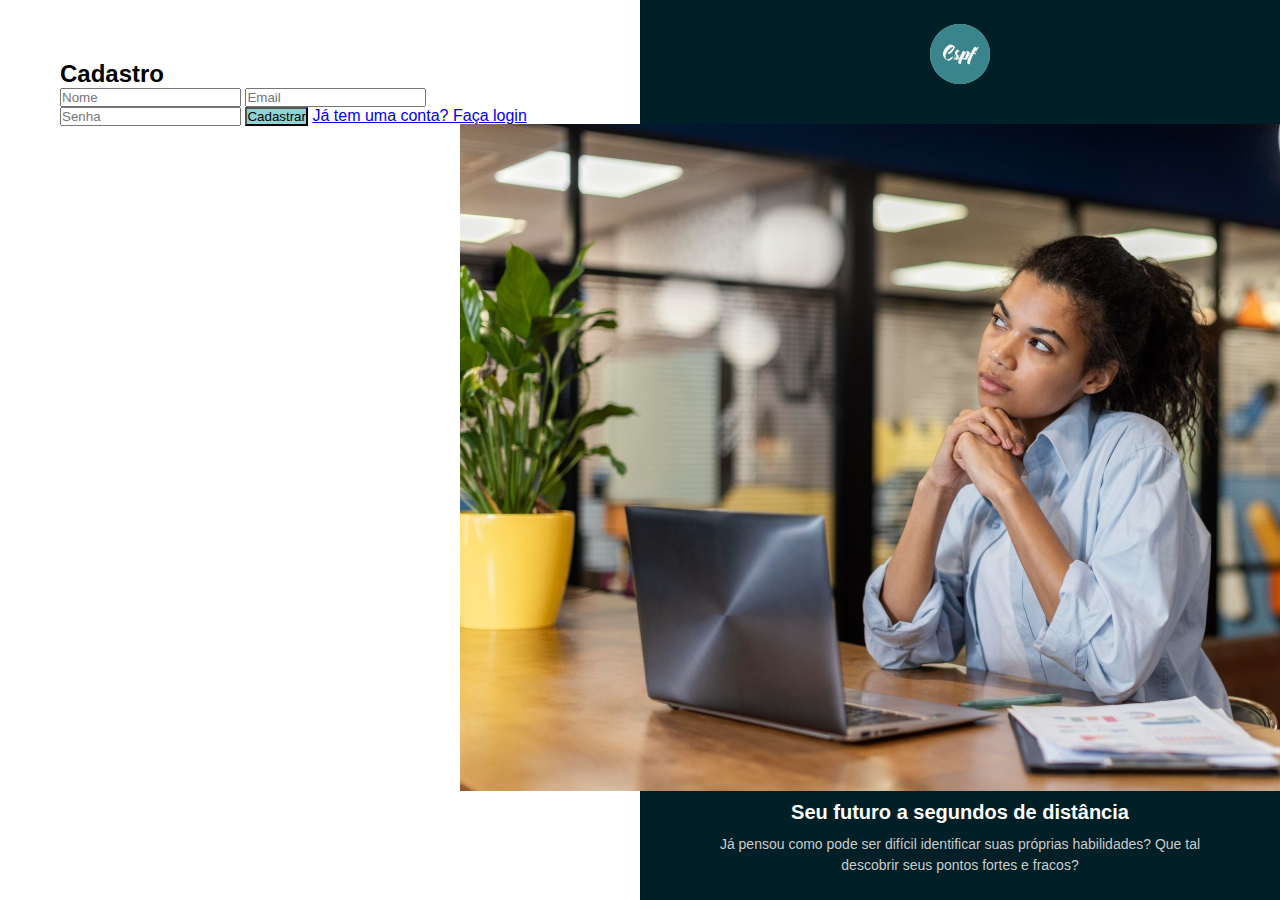
<file: Pages/cadastro.html>
<!DOCTYPE html>
<html lang="pt-br">
<head>
  <meta charset="UTF-8" />
  <meta name="viewport" content="width=device-width, initial-scale=1.0"/>
  <title>Cadastro</title>
  <link rel="stylesheet" href="/CSS/cadastro.css" />
  <link rel="stylesheet" href="/CSS/style.css" />
</head>
<body>
  <div class="container">
    <div class="right">
      <h2>Cadastro</h2>
      <form class="form">
        <input type="text" placeholder="Nome" required>
        <input type="email" placeholder="Email" required>
        <input type="password" placeholder="Senha" required>
        <button type="submit">Cadastrar</button>
        <a href="./login.html">Já tem uma conta? Faça login</a>
      </form>
    </div>
    <div class="left">
      <img src="/image/logo.png" class="logo" alt="Logo">
      <img src="/image/cadastro/refletindo.png" class="img-placeholder"></img>
      <h2>Seu futuro a segundos de distância</h2>
      <p>Já pensou como pode ser difícil identificar suas próprias habilidades? Que tal descobrir seus pontos fortes e fracos?</p>
    </div>
  </div>
</body>
</html>
</file>
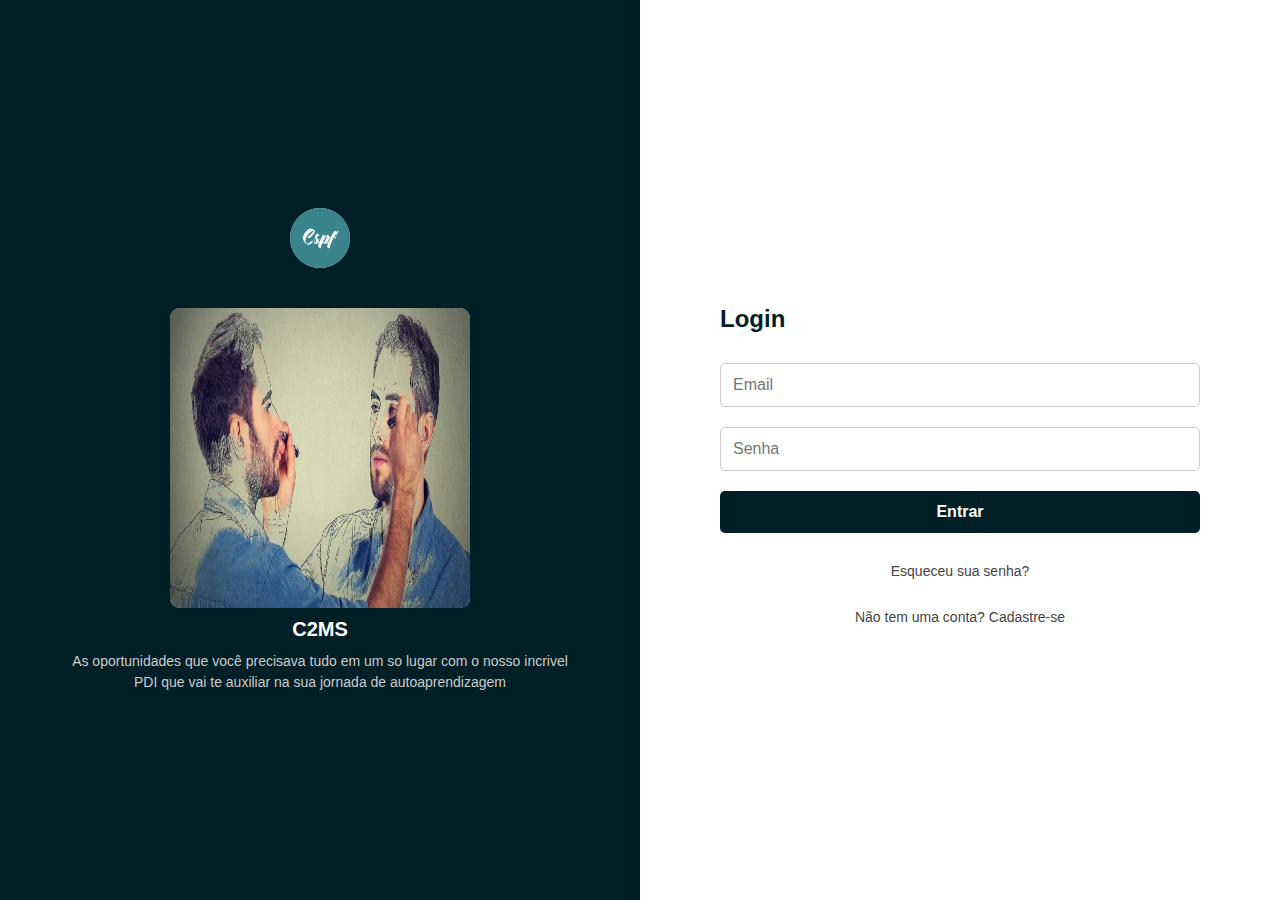
<file: Pages/login.html>
<!DOCTYPE html>
<html lang="pt-br">
<head>
  <meta charset="UTF-8" />
  <meta name="viewport" content="width=device-width, initial-scale=1.0"/>
  <title>Login</title>
  <link rel="stylesheet" href="/CSS/style.css" />
  <link rel="stylesheet" href="/CSS/login.css" />
</head>
<body>
  <div class="container">
    <div class="left">
      <img src="/image/logo.png" class="logo" alt="Logo">
      <img src="/image/login/auto-conhecimento.png" class="img-placeholder"></img>

      <div class="informacao">

        <h2>C2MS</h2>
        <p>As oportunidades que você precisava tudo em um so lugar com o nosso incrivel PDI que vai te auxiliar na sua jornada de autoaprendizagem</p>
      </div>
    </div>
    <div class="right">
      <h2 class="title-login">Login</h2>
      <form class="form">
        <input type="email" placeholder="Email" required>
        <input type="password" placeholder="Senha" required>
        <button type="submit">Entrar</button>
        <a href="./recuperar-senha.html">Esqueceu sua senha?</a>
        <a href="./cadastro.html">Não tem uma conta? Cadastre-se</a>
      </form>
    </div>
  </div>
</body>
</html>
</file>
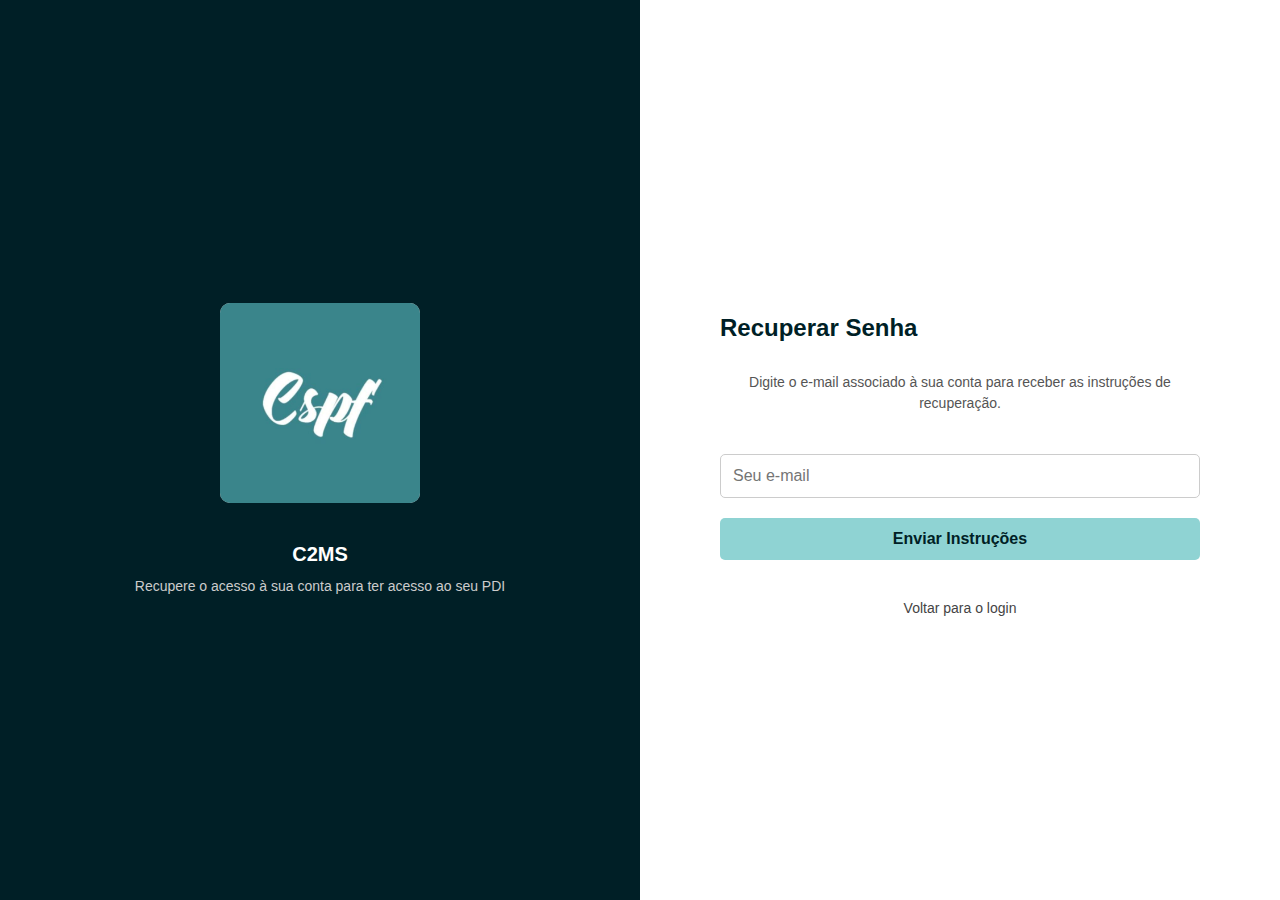
<file: Pages/recuperar-senha.html>
<!DOCTYPE html>
<html lang="pt-br">
<head>
    <meta charset="UTF-8">
    <meta name="viewport" content="width=device-width, initial-scale=1.0">
    <title>Recuperar Senha</title>
    <link rel="stylesheet" href="/CSS/style.css">
    <link rel="stylesheet" href="/CSS/recuperar-senha.css">
</head>
<body>
  <div class="container">
    <div class="left">
      <img src="/image/logo.png" class="img-placeholder"></img>
      <h2>C2MS</h2>
      <p>Recupere o acesso à sua conta para ter acesso ao seu PDI</p>
    </div>
    <div class="right">
      <h2>Recuperar Senha</h2>
      <form class="form">
        <p class="instruction">Digite o e-mail associado à sua conta para receber as instruções de recuperação.</p>
        <input type="email" placeholder="Seu e-mail" required>
        <button type="submit">Enviar Instruções</button>
        <div class="links">
          <a href="/Pages/login.html">Voltar para o login</a>
        </div>
      </form>
    </div>
  </div>
</body>
</html>
</file>
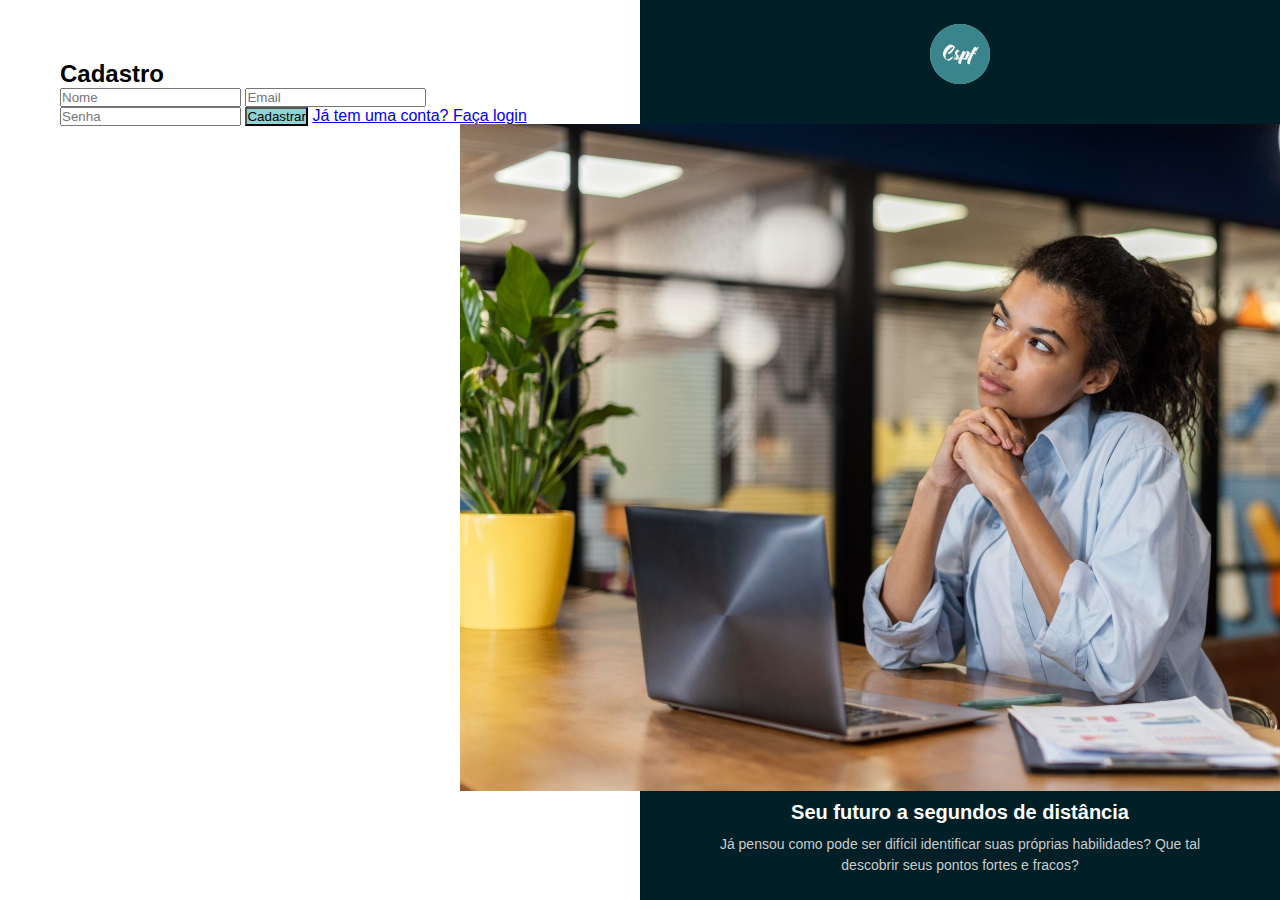
<file: site-completo/Pages/cadastro.html>
<!DOCTYPE html>
<html lang="pt-br">
<head>
  <meta charset="UTF-8" />
  <meta name="viewport" content="width=device-width, initial-scale=1.0"/>
  <title>Cadastro</title>
  <link rel="stylesheet" href="/CSS/cadastro.css" />
  <link rel="stylesheet" href="/CSS/style.css" />
</head>
<body>
  <div class="container">
    <div class="right">
      <h2>Cadastro</h2>
      <form class="form">
        <input type="text" placeholder="Nome" required>
        <input type="email" placeholder="Email" required>
        <input type="password" placeholder="Senha" required>
        <button type="submit">Cadastrar</button>
        <a href="/Pages/login.html">Já tem uma conta? Faça login</a>
      </form>
    </div>
    <div class="left">
      <img src="/image/logo.png" class="logo" alt="Logo">
      <img src="/image/cadastro/refletindo.png" class="img-placeholder"></img>
      <h2>Seu futuro a segundos de distância</h2>
      <p>Já pensou como pode ser difícil identificar suas próprias habilidades? Que tal descobrir seus pontos fortes e fracos?</p>
    </div>
  </div>
</body>
</html>
</file>
<file: CSS/cadastro.css>
.left {
    background-color: #001f26;
  }
  
  .right button[type="submit"] {
    background-color: #8fd3d3;
  }
</file>
<file: CSS/login.css>
/* Estilos específicos para a página de login */
.left .img-placeholder {
  width: 300px;
  height: 300px;
  background: #ccc;
  margin-bottom:0px;
  border-radius: 10px;
}
.right {
  display: flex;
  flex-direction: column;
  justify-content: center;
  padding: 0 80px;
}

.right h2 {
  margin-bottom: 30px;
  margin-top: 30px;
  font-size: 24px;
  color: #001f26;
}

.form {
  display: flex;
  flex-direction: column;
  gap: 20px;
}

.form input {
  padding: 12px;
  font-size: 16px;
  border: 1px solid #ccc;
  border-radius: 5px;
  width: 100%;
}

.form input:focus {
  outline: none;
  border-color: #8fd3d3;
}

button {
  padding: 12px;
  background-color: #001f26;
  color: white;
  border: none;
  border-radius: 5px;
  cursor: pointer;
  font-size: 16px;
  font-weight: bold;
  transition: all 0.3s ease;
}

button:hover {
  opacity: 0.9;
  transform: translateY(-2px);
}

.right .link {
  margin-top: 10px;
  font-size: 14px;
  color: #444;
  cursor: pointer;
  text-align: center;
}

.right .link:hover {
  text-decoration: underline;
}

.right a {
  text-align: center;
  color: #444;
  text-decoration: none;
  margin-top: 10px;
  font-size: 14px;
}

.right a:hover {
  text-decoration: underline;
}
</file>
<file: CSS/recuperar-senha.css>
/* Estilos específicos para a página de recuperação de senha */
.left .img-placeholder {
  width: 200px;
  height: 200px;
  background: #ccc;
  margin-bottom: 30px;
  border-radius: 10px;
  background-size: cover;
  background-position: center;
}

.right {
    display: flex;
    flex-direction: column;
    justify-content: center;
    padding: 0 80px;
  }
  
  .right h2 {
    margin-bottom: 30px;
    margin-top: 30px;
    font-size: 24px;
    color: #001f26;
  }
  
  .form {
    display: flex;
    flex-direction: column;
    gap: 20px;
  }
  
  .instruction {
    color: #555;
    font-size: 14px;
    margin-bottom: 20px;
    line-height: 1.5;
    text-align: center;
  }
  
  .form input {
    padding: 12px;
    font-size: 16px;
    border: 1px solid #ccc;
    border-radius: 5px;
    width: 100%;
  }
  
  .form input:focus {
    outline: none;
    border-color: #8fd3d3;
  }
  
  button {
    padding: 12px;
    background-color: #8fd3d3;
    color: #001f26;
    border: none;
    border-radius: 5px;
    cursor: pointer;
    font-size: 16px;
    font-weight: bold;
    transition: all 0.3s ease;
  }
  
  button:hover {
    background-color: #7ac0c0;
    transform: translateY(-2px);
  }
  
  .links {
    display: flex;
    flex-direction: column;
    gap: 10px;
    margin-top: 20px;
    text-align: center;
  }
  
  .right a {
    color: #444;
    text-decoration: none;
    font-size: 14px;
  }
  
  .right a:hover {
    text-decoration: underline;
  }
</file>
<file: CSS/style.css>
/* Reset e estilos globais */
* {
  margin: 0;
  padding: 0;
  box-sizing: border-box;
  font-family: Arial, sans-serif;
}

body {
  display: flex;
  height: 100vh;
}

.container {
  display: flex;
  width: 100%;
}

.left, .right {
  width: 50%;
  padding: 60px;
}

.left {
  display: flex;
  flex-direction: column;
  align-items: center;
  justify-content: center;
  color: white;
  background-color: #001f26;
}

.left img.logo {
  width: 60px;
  height: 60px;
  background: lightgray;
  border-radius: 50%;
  margin-bottom: 40px;
}

.left h2 {
  font-size: 20px;
  text-align: center;
  font-weight: bold;
  margin-top: 10px;

}

.left p {
  text-align: center;
  margin-top: 10px;
  font-size: 14px;
  color: #ccc;
  line-height: 1.5;
}

/* Responsividade */
@media (max-width: 768px) {
  .container {
    flex-direction: column;
  }
  
  .left, .right {
    width: 100%;
    padding: 40px 20px;
  }
  
  .left {
    padding-bottom: 20px;
  }
  
  .right {
    padding: 20px;
  }
}
</file>
